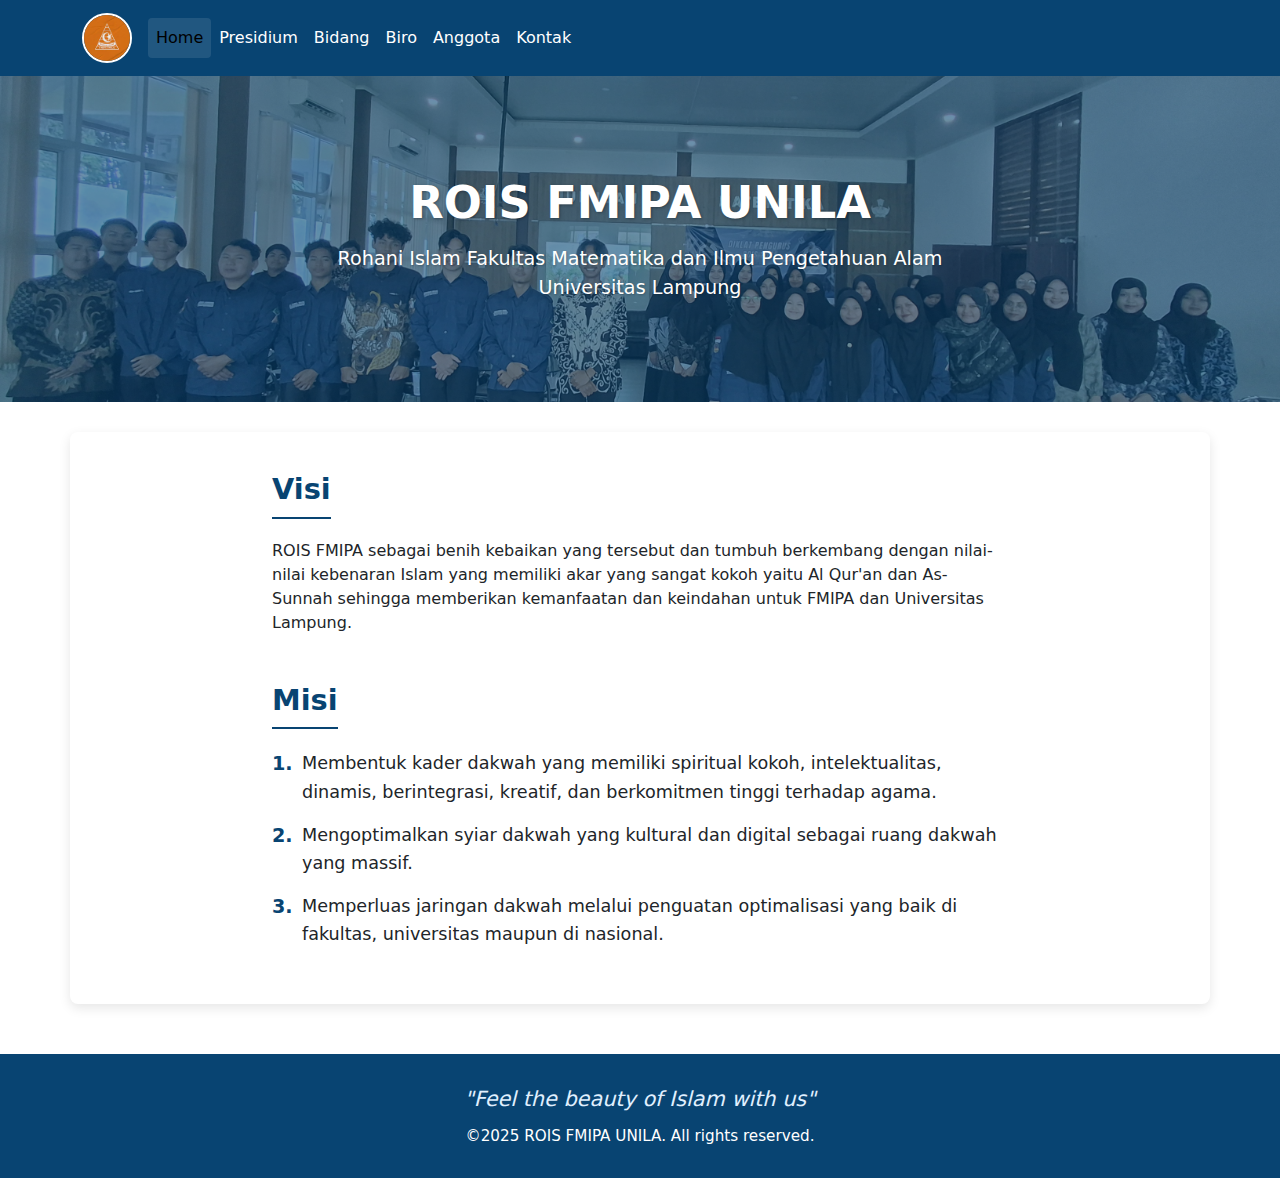
<file: index.html>
<!DOCTYPE html>
<html lang="id">
<head>
    <meta charset="UTF-8">
    <meta name="viewport" content="width=device-width, initial-scale=1.0">
    <meta name="description" content="Website resmi ROIS FMIPA UNILA yang menyampaikan visi misi dakwah Islam di lingkungan kampus.">
    <title>ROIS FMIPA UNILA</title>
    <link rel="stylesheet" href="styles.css">
    <!-- Bootstrap CSS -->
    <link href="https://cdn.jsdelivr.net/npm/bootstrap@5.3.0/dist/css/bootstrap.min.css" rel="stylesheet">
    <link rel="stylesheet" href="https://cdnjs.cloudflare.com/ajax/libs/font-awesome/6.4.0/css/all.min.css">
</head>
<body>
    <!-- Navbar -->
    <nav class="navbar navbar-expand-lg">
        <div class="container">
            <a class="navbar-brand" href="index.html">
                <img src="rois.jpeg" alt="ROIS FMIPA UNILA Logo" class="logo">
            </a>
            <button class="navbar-toggler" type="button" data-bs-toggle="collapse" data-bs-target="#navbarNav">
                <span class="navbar-toggler-icon"></span>
            </button>
            <div class="collapse navbar-collapse" id="navbarNav">
                <ul class="navbar-nav me-auto">
                    <li class="nav-item"><a class="nav-link active" href="index.html">Home</a></li>
                    <li class="nav-item"><a class="nav-link" href="presidium.html">Presidium</a></li>
                    <li class="nav-item"><a class="nav-link" href="bidang.html">Bidang</a></li>
                    <li class="nav-item"><a class="nav-link" href="biro.html">Biro</a></li>
                    <li class="nav-item"><a class="nav-link" href="anggota.html">Anggota</a></li>
                    <li class="nav-item"><a class="nav-link" href="kontak.html">Kontak</a></li>
                </ul>
            </div>
        </div>
    </nav>

    <!-- Header -->
    <header class="header" style="background-image: url('homepage.jpg')">
        <div class="header-overlay"></div>
        <div class="container header-content">
            <div class="header-text">
                <h1>ROIS FMIPA UNILA</h1>
                <p>Rohani Islam Fakultas Matematika dan Ilmu Pengetahuan Alam<br>Universitas Lampung</p>
            </div>
        </div>
    </header>

    <!-- Main Content -->
    <div class="container main-content">
        <div class="row">
            <div class="col-lg-8 mx-auto">
                <!-- Visi -->
                <div class="mb-5">
                    <h2 class="section-title">Visi</h2>
                    <p>ROIS FMIPA sebagai benih kebaikan yang tersebut dan tumbuh berkembang dengan nilai-nilai kebenaran Islam yang memiliki akar yang sangat kokoh yaitu Al Qur'an dan As-Sunnah sehingga memberikan kemanfaatan dan keindahan untuk FMIPA dan Universitas Lampung.</p>
                </div>
                <!-- Misi -->
                <div>
                    <h2 class="section-title">Misi</h2>
                    <ol class="mission-list">
                        <li>Membentuk kader dakwah yang memiliki spiritual kokoh, intelektualitas, dinamis, berintegrasi, kreatif, dan berkomitmen tinggi terhadap agama.</li>
                        <li>Mengoptimalkan syiar dakwah yang kultural dan digital sebagai ruang dakwah yang massif.</li>
                        <li>Memperluas jaringan dakwah melalui penguatan optimalisasi yang baik di fakultas, universitas maupun di nasional.</li>
                    </ol>
                </div>
            </div>
        </div>
    </div>

    <!-- Footer -->
    <footer class="footer text-center">
        <div class="container">
            <p class="quote">"Feel the beauty of Islam with us"</p>
            <p>&copy;2025 ROIS FMIPA UNILA. All rights reserved.</p>
        </div>
    </footer>

    <!-- Bootstrap JS -->
    <script src="https://cdn.jsdelivr.net/npm/bootstrap@5.3.0/dist/js/bootstrap.bundle.min.js"></script>
</body>
</html>
</file>
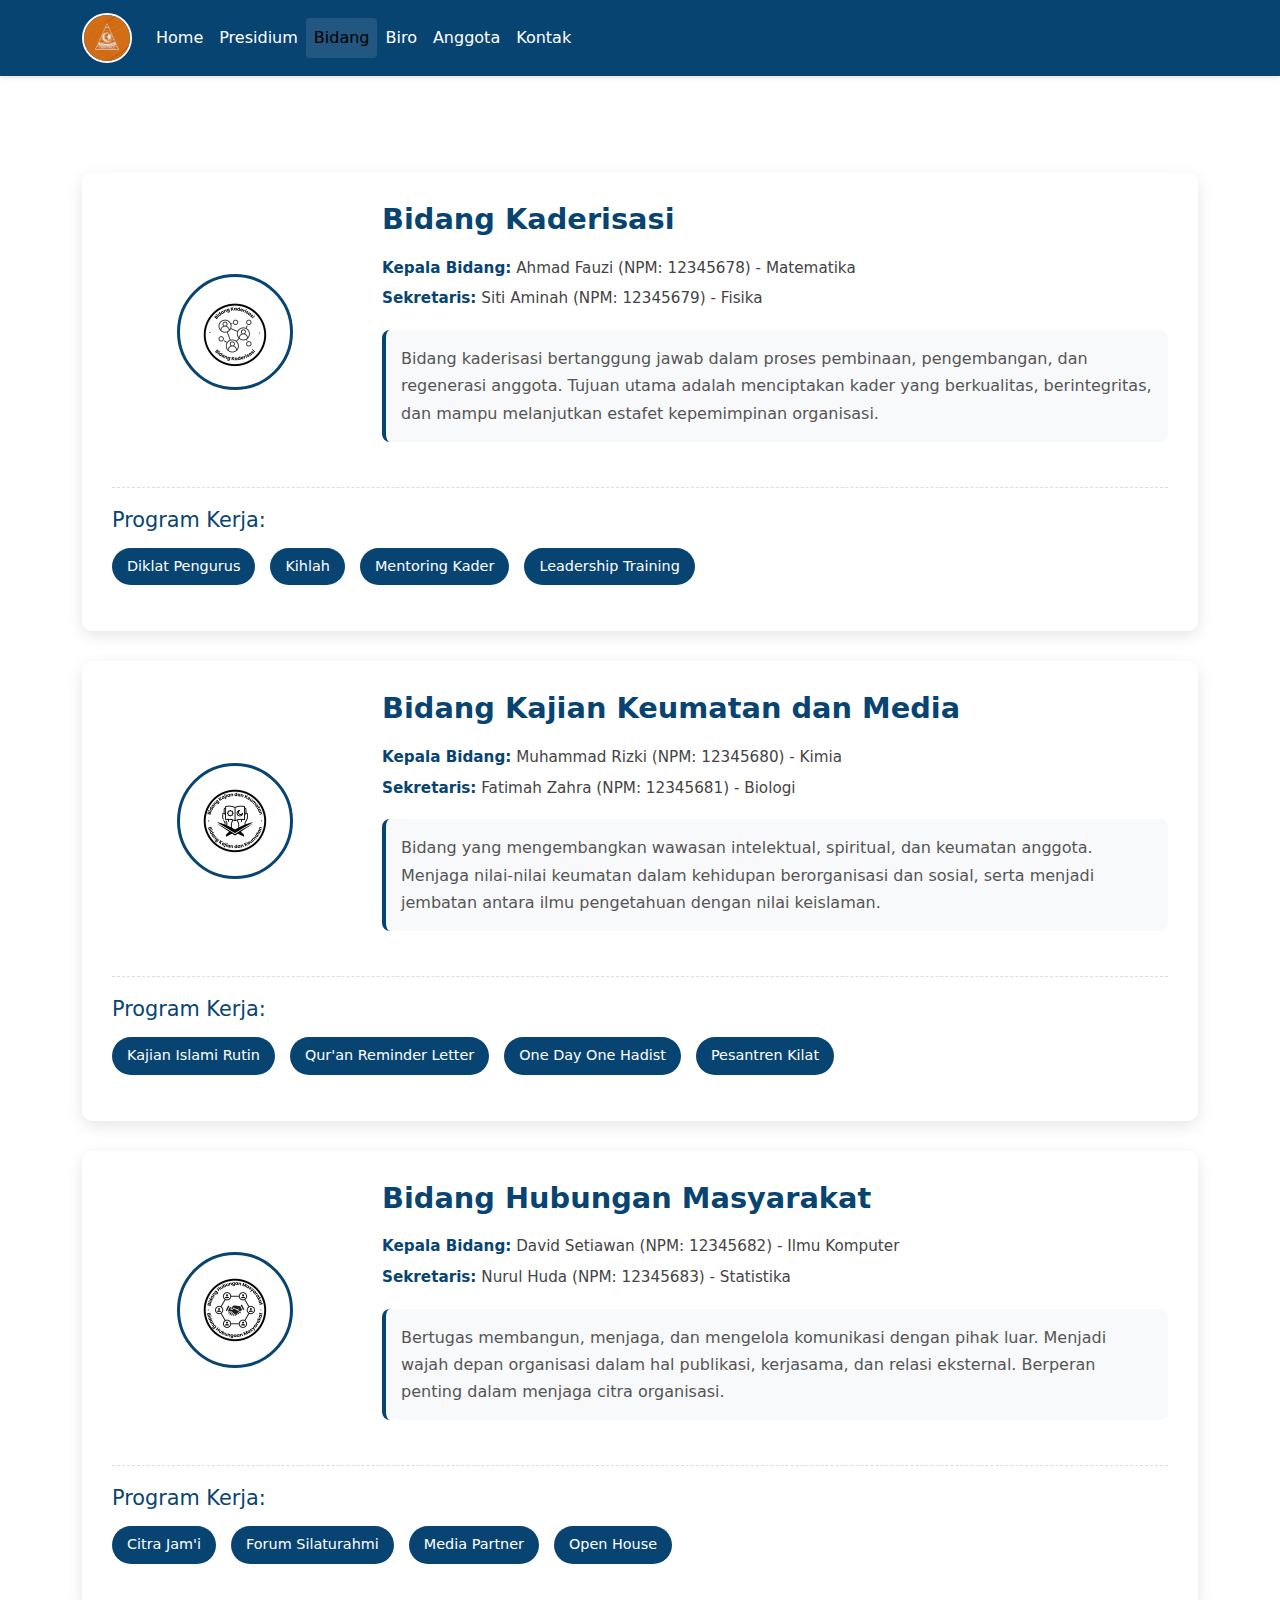
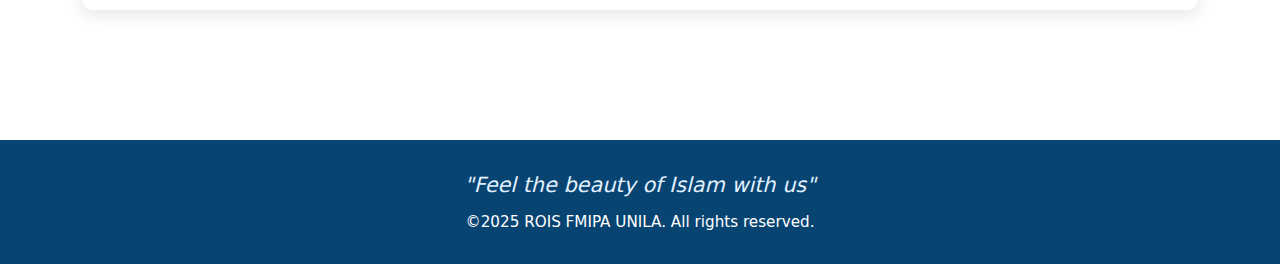
<file: bidang.html>
<!DOCTYPE html>
<html lang="id">
<head>
    <meta charset="UTF-8">
    <meta name="viewport" content="width=device-width, initial-scale=1.0">
    <title>Bidang - ROIS FMIPA UNILA</title>
    <link rel="stylesheet" href="styles.css">
    <link rel="stylesheet" href="bidang.css">
    <!-- Bootstrap CSS -->
    <link href="https://cdn.jsdelivr.net/npm/bootstrap@5.3.0/dist/css/bootstrap.min.css" rel="stylesheet">
    <!-- Font Awesome for icons -->
    <link rel="stylesheet" href="https://cdnjs.cloudflare.com/ajax/libs/font-awesome/6.4.0/css/all.min.css">
</head>
<body>
    <!-- Navbar -->
    <nav class="navbar navbar-expand-lg">
        <div class="container">
            <a class="navbar-brand" href="index.html">
                <img src="rois.jpeg" alt="ROIS FMIPA UNILA Logo" class="logo">
            </a>
            <button class="navbar-toggler" type="button" data-bs-toggle="collapse" data-bs-target="#navbarNav">
                <span class="navbar-toggler-icon"></span>
            </button>
            <div class="collapse navbar-collapse" id="navbarNav">
                <ul class="navbar-nav me-auto">
                    <li class="nav-item">
                        <a class="nav-link" href="index.html">Home</a>
                    </li>
                    <li class="nav-item">
                        <a class="nav-link" href="presidium.html">Presidium</a>
                    </li>
                    <li class="nav-item">
                        <a class="nav-link active" href="bidang.html">Bidang</a>
                    </li>
                    <li class="nav-item">
                        <a class="nav-link" href="biro.html">Biro</a>
                    </li>
                    <li class="nav-item">
                        <a class="nav-link" href="anggota.html">Anggota</a>
                    </li>
                    <li class="nav-item">
                        <a class="nav-link" href="kontak.html">Kontak</a>
                    </li>
                </ul>
            </div>
        </div>
    </nav>

    <!-- Header -->

    <header>
        <div class="container header-content">
            <div class="header-text text-center text-white">
                <h1>Bidang ROIS FMIPA UNILA</h1>
                <p>Divisi-divisi Pelaksana Program Organisasi</p>
            </div>
        </div>

    <!-- Main Content -->
    <main class="bidang-container">
        <div class="container">
            <!-- Bidang Kaderisasi -->
            <section class="bidang-section">
                <div class="row align-items-center">
                    <div class="col-md-3 text-center">
                        <div class="bidang-logo">
                            <img src="kader.png" alt="Logo Kaderisasi" class="img-fluid">
                        </div>
                    </div>
                    <div class="col-md-9">
                        <div class="bidang-info">
                            <h2>Bidang Kaderisasi</h2>
                            <div class="bidang-kepala">
                                <p><strong>Kepala Bidang:</strong> Ahmad Fauzi (NPM: 12345678) - Matematika</p>
                                <p><strong>Sekretaris:</strong> Siti Aminah (NPM: 12345679) - Fisika</p>
                            </div>
                            <div class="bidang-desc">
                                <p>Bidang kaderisasi bertanggung jawab dalam proses pembinaan, pengembangan, dan regenerasi anggota. Tujuan utama adalah menciptakan kader yang berkualitas, berintegritas, dan mampu melanjutkan estafet kepemimpinan organisasi.</p>
                            </div>
                        </div>
                    </div>
                </div>
                <div class="program-kerja">
                    <h3>Program Kerja:</h3>
                    <ul>
                        <li>Diklat Pengurus</li>
                        <li>Kihlah</li>
                        <li>Mentoring Kader</li>
                        <li>Leadership Training</li>
                    </ul>
                </div>
            </section>

            <!-- Bidang Kajian keumatan dan Media (K2M) -->
            <section class="bidang-section">
                <div class="row align-items-center">
                    <div class="col-md-3 text-center">
                        <div class="bidang-logo">
                            <img src="kaum.png" alt="Logo K2M" class="img-fluid">
                        </div>
                    </div>
                    <div class="col-md-9">
                        <div class="bidang-info">
                            <h2>Bidang Kajian Keumatan dan Media</h2>
                            <div class="bidang-kepala">
                                <p><strong>Kepala Bidang:</strong> Muhammad Rizki (NPM: 12345680) - Kimia</p>
                                <p><strong>Sekretaris:</strong> Fatimah Zahra (NPM: 12345681) - Biologi</p>
                            </div>
                            <div class="bidang-desc">
                                <p>Bidang yang mengembangkan wawasan intelektual, spiritual, dan keumatan anggota. Menjaga nilai-nilai keumatan dalam kehidupan berorganisasi dan sosial, serta menjadi jembatan antara ilmu pengetahuan dengan nilai keislaman.</p>
                            </div>
                        </div>
                    </div>
                </div>
                <div class="program-kerja">
                    <h3>Program Kerja:</h3>
                    <ul>
                        <li>Kajian Islami Rutin</li>
                        <li>Qur'an Reminder Letter</li>
                        <li>One Day One Hadist</li>
                        <li>Pesantren Kilat</li>
                    </ul>
                </div>
            </section>

            <!-- Bidang Hubungan Masyarakat -->
            <section class="bidang-section">
                <div class="row align-items-center">
                    <div class="col-md-3 text-center">
                        <div class="bidang-logo">
                            <img src="humas.png" alt="Logo Humas" class="img-fluid">
                        </div>
                    </div>
                    <div class="col-md-9">
                        <div class="bidang-info">
                            <h2>Bidang Hubungan Masyarakat</h2>
                            <div class="bidang-kepala">
                                <p><strong>Kepala Bidang:</strong> David Setiawan (NPM: 12345682) - Ilmu Komputer</p>
                                <p><strong>Sekretaris:</strong> Nurul Huda (NPM: 12345683) - Statistika</p>
                            </div>
                            <div class="bidang-desc">
                                <p>Bertugas membangun, menjaga, dan mengelola komunikasi dengan pihak luar. Menjadi wajah depan organisasi dalam hal publikasi, kerjasama, dan relasi eksternal. Berperan penting dalam menjaga citra organisasi.</p>
                            </div>
                        </div>
                    </div>
                </div>
                <div class="program-kerja">
                    <h3>Program Kerja:</h3>
                    <ul>
                        <li>Citra Jam'i</li>
                        <li>Forum Silaturahmi</li>
                        <li>Media Partner</li>
                        <li>Open House</li>
                    </ul>
                </div>
            </section>
        </div>
    </main>

  <!-- Footer -->
  <footer class="footer text-center">
    <div class="container">
        <p class="quote">"Feel the beauty of Islam with us"</p>
        <p>&copy;2025 ROIS FMIPA UNILA. All rights reserved.</p>
    </div>
</footer>
    </footer>

    <!-- Bootstrap JS -->
    <script src="https://cdn.jsdelivr.net/npm/bootstrap@5.3.0/dist/js/bootstrap.bundle.min.js"></script>
</body>
</html>
</file>
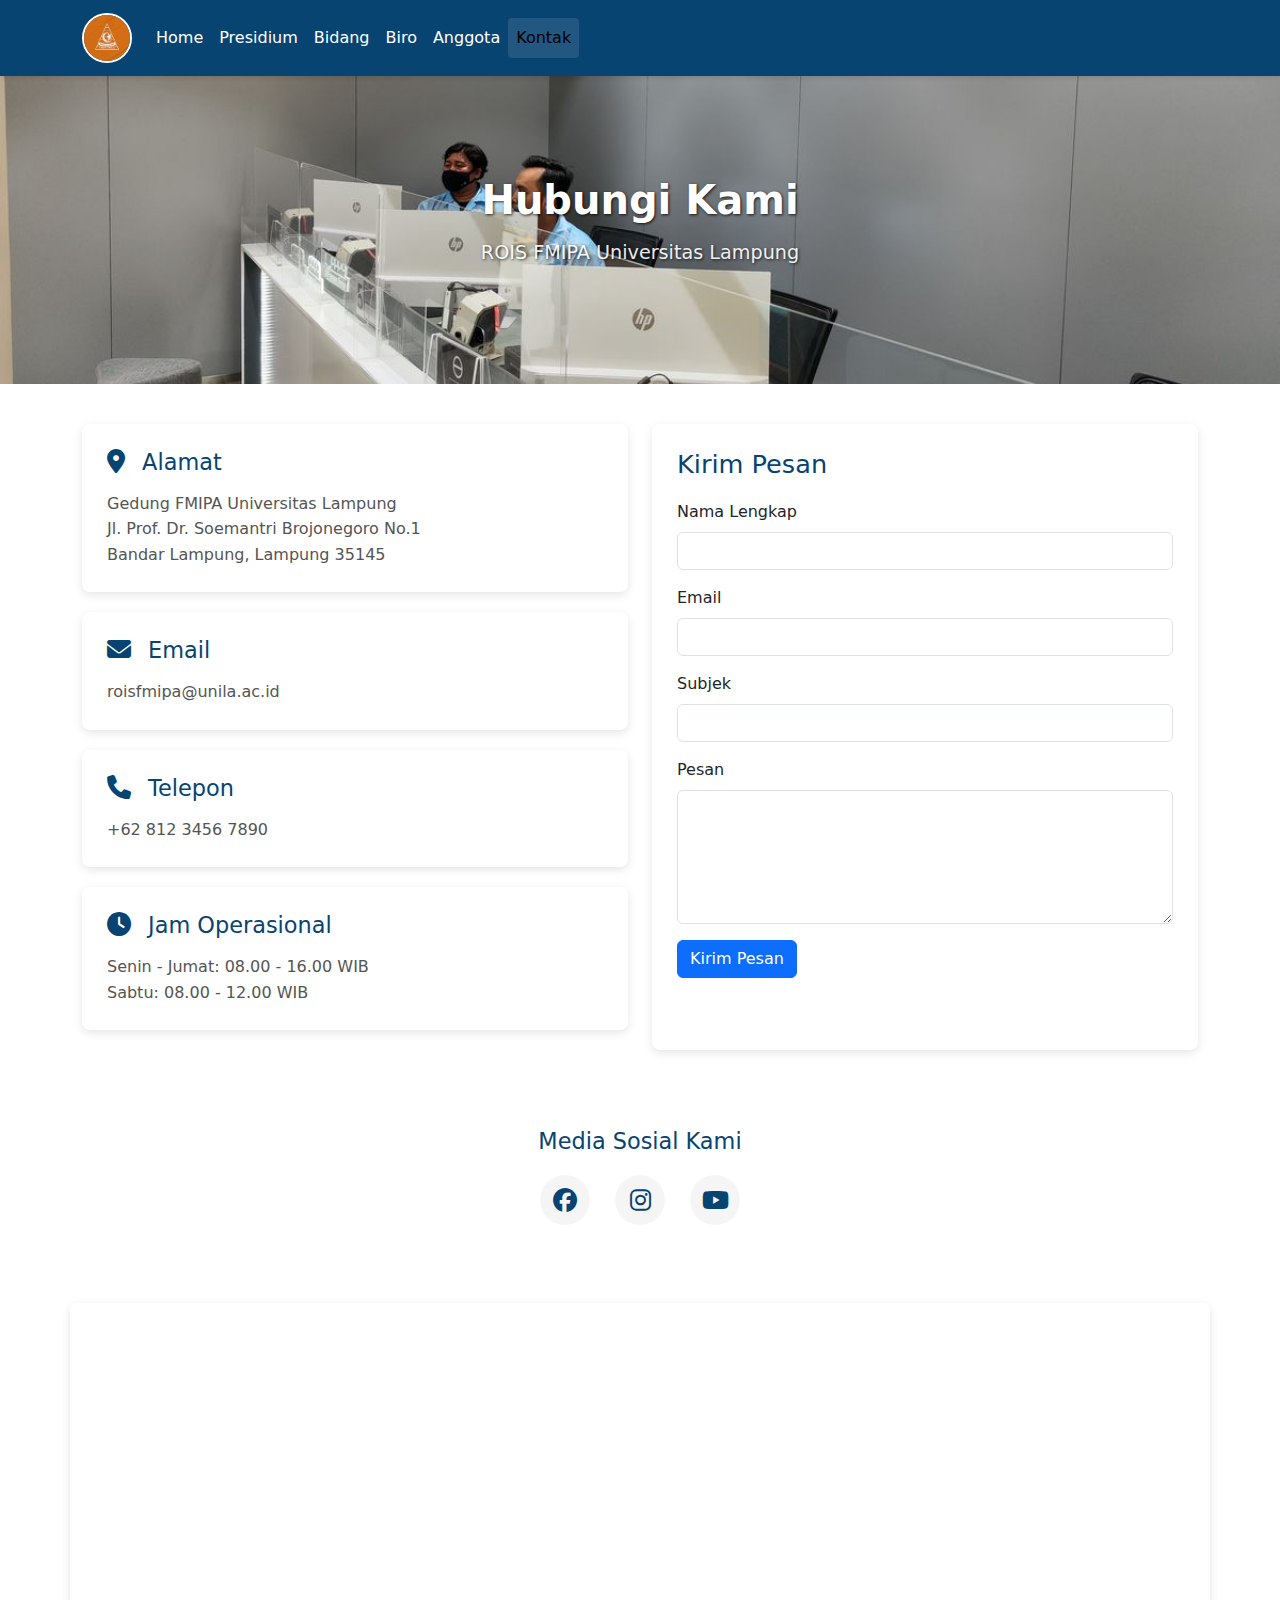
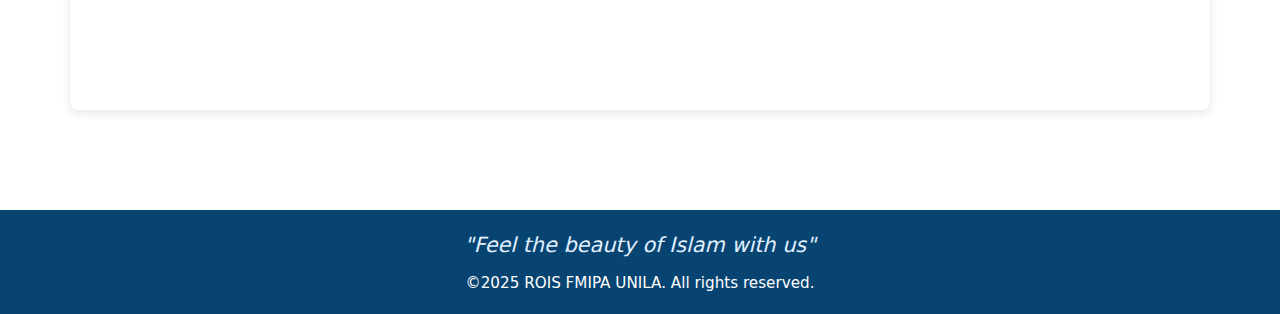
<file: kontak.html>
<!DOCTYPE html>
<html lang="id">
<head>
    <meta charset="UTF-8">
    <meta name="viewport" content="width=device-width, initial-scale=1.0">
    <title>Kontak - ROIS FMIPA UNILA</title>
    <link rel="stylesheet" href="styles.css">
    <link rel="stylesheet" href="kontak.css">
    <!-- Bootstrap CSS -->
    <link href="https://cdn.jsdelivr.net/npm/bootstrap@5.3.0/dist/css/bootstrap.min.css" rel="stylesheet">
    <!-- Font Awesome for icons -->
    <link rel="stylesheet" href="https://cdnjs.cloudflare.com/ajax/libs/font-awesome/6.4.0/css/all.min.css">
    
    
</head>
<body>
    <!-- Navbar -->
    <nav class="navbar navbar-expand-lg">
        <div class="container">
            <a class="navbar-brand" href="index.html">
                <img src="rois.jpeg" alt="ROIS FMIPA UNILA Logo" class="logo">
            </a>
            <button class="navbar-toggler" type="button" data-bs-toggle="collapse" data-bs-target="#navbarNav">
                <span class="navbar-toggler-icon"></span>
            </button>
            <div class="collapse navbar-collapse" id="navbarNav">
                <ul class="navbar-nav me-auto">
                    <li class="nav-item">
                        <a class="nav-link" href="index.html">Home</a>
                    </li>
                    <li class="nav-item">
                        <a class="nav-link" href="presidium.html">Presidium</a>
                    </li>
                    <li class="nav-item">
                        <a class="nav-link" href="bidang.html">Bidang</a>
                    </li>
                    <li class="nav-item">
                        <a class="nav-link" href="biro.html">Biro</a>
                    </li>
                    <li class="nav-item">
                        <a class="nav-link" href="anggota.html">Anggota</a>
                    </li>
                    <li class="nav-item">
                        <a class="nav-link active" href="kontak.html">Kontak</a>
                    </li>
                </ul>
            </div>
        </div>
    </nav>

    <!-- Header -->
    <header class="subpage-header" style="background-image: url('kontak.jpeg'); background-size: cover; background-position: center; padding: 100px 0; color: white; text-shadow: 1px 1px 3px rgba(0,0,0,0.8);">
        <div class="container text-center">
            <h1>Hubungi Kami</h1>
            <p>ROIS FMIPA Universitas Lampung</p>
        </div>
    </header>

    <!-- Main Content -->
    <main class="kontak-container">
        <div class="container">
            <div class="row">
                <!-- Contact Info -->
                <div class="col-md-6">
                    <div class="contact-card">
                        <h2><i class="fas fa-map-marker-alt"></i> Alamat</h2>
                        <p>Gedung FMIPA Universitas Lampung<br>
                        Jl. Prof. Dr. Soemantri Brojonegoro No.1<br>
                        Bandar Lampung, Lampung 35145</p>
                    </div>
                    
                    <div class="contact-card">
                        <h2><i class="fas fa-envelope"></i> Email</h2>
                        <p>roisfmipa@unila.ac.id</p>
                    </div>
                    
                    <div class="contact-card">
                        <h2><i class="fas fa-phone"></i> Telepon</h2>
                        <p>+62 812 3456 7890</p>
                    </div>
                    
                    <div class="contact-card">
                        <h2><i class="fas fa-clock"></i> Jam Operasional</h2>
                        <p>Senin - Jumat: 08.00 - 16.00 WIB<br>
                        Sabtu: 08.00 - 12.00 WIB</p>
                    </div>
                </div>
                
                <!-- Contact Form -->
                <div class="col-md-6">
                    <div class="contact-form">
                        <h2>Kirim Pesan</h2>
                        <form>
                            <div class="mb-3">
                                <label for="name" class="form-label">Nama Lengkap</label>
                                <input type="text" class="form-control" id="name" required>
                            </div>
                            <div class="mb-3">
                                <label for="email" class="form-label">Email</label>
                                <input type="email" class="form-control" id="email" required>
                            </div>
                            <div class="mb-3">
                                <label for="subject" class="form-label">Subjek</label>
                                <input type="text" class="form-control" id="subject" required>
                            </div>
                            <div class="mb-3">
                                <label for="message" class="form-label">Pesan</label>
                                <textarea class="form-control" id="message" rows="5" required></textarea>
                            </div>
                            <button type="submit" class="btn btn-primary">Kirim Pesan</button>
                        </form>
                    </div>
                </div>
<!-- Social Media -->
<div class="social-media text-center mt-5">
    <h3>Media Sosial Kami</h3>
    <div class="social-icons">
        <!-- Facebook -->
        <a href="https://www.facebook.com/roisfmipaunila/" 
           class="social-icon" 
           target="_blank" 
           rel="noopener noreferrer">
            <i class="fab fa-facebook"></i>
        </a>
        <!-- Instagram -->
        <a href="https://www.instagram.com/roisfmipa_unila/" 
        class="social-icon" 
        target="_blank" 
        rel="noopener noreferrer">
         <i class="fab fa-instagram"></i>
        <!-- YouTube -->
        <a href="https://www.youtube.com" 
           class="social-icon" 
           target="_blank" 
           rel="noopener noreferrer">
            <i class="fab fa-youtube"></i>
        </a>
    </div>
</div>
            
      <!-- Map -->
<div class="map-container mt-5">
  <iframe 
    src="https://www.google.com/maps/embed?pb=!1m18!1m12!1m3!1d3972.3505984296793!2d105.2414933!3d-5.3669573!2m3!1f0!2f0!3f0!3m2!1i1024!2i768!4f13.1!3m3!1m2!1s0x2e40dbdc04d3cecb%3A0x3a33bc0c8a7e73f1!2sGedung%20FMIPA%20Universitas%20Lampung!5e0!3m2!1sid!2sid!4v1713785290000!5m2!1sid!2sid" 
    width="100%" 
    height="400" 
    style="border:0;" 
    allowfullscreen="" 
    loading="lazy"
    referrerpolicy="no-referrer-when-downgrade">
  </iframe>
</div>


</main>
<!-- Footer -->
<footer class="footer text-center">
  <div class="container">
      <p class="quote">"Feel the beauty of Islam with us"</p>
      <p>&copy;2025 ROIS FMIPA UNILA. All rights reserved.</p>
  </div>
</footer>
  </footer>

    <!-- Bootstrap JS -->
    <script src="https://cdn.jsdelivr.net/npm/bootstrap@5.3.0/dist/js/bootstrap.bundle.min.js"></script>
</body>
</html>
</file>
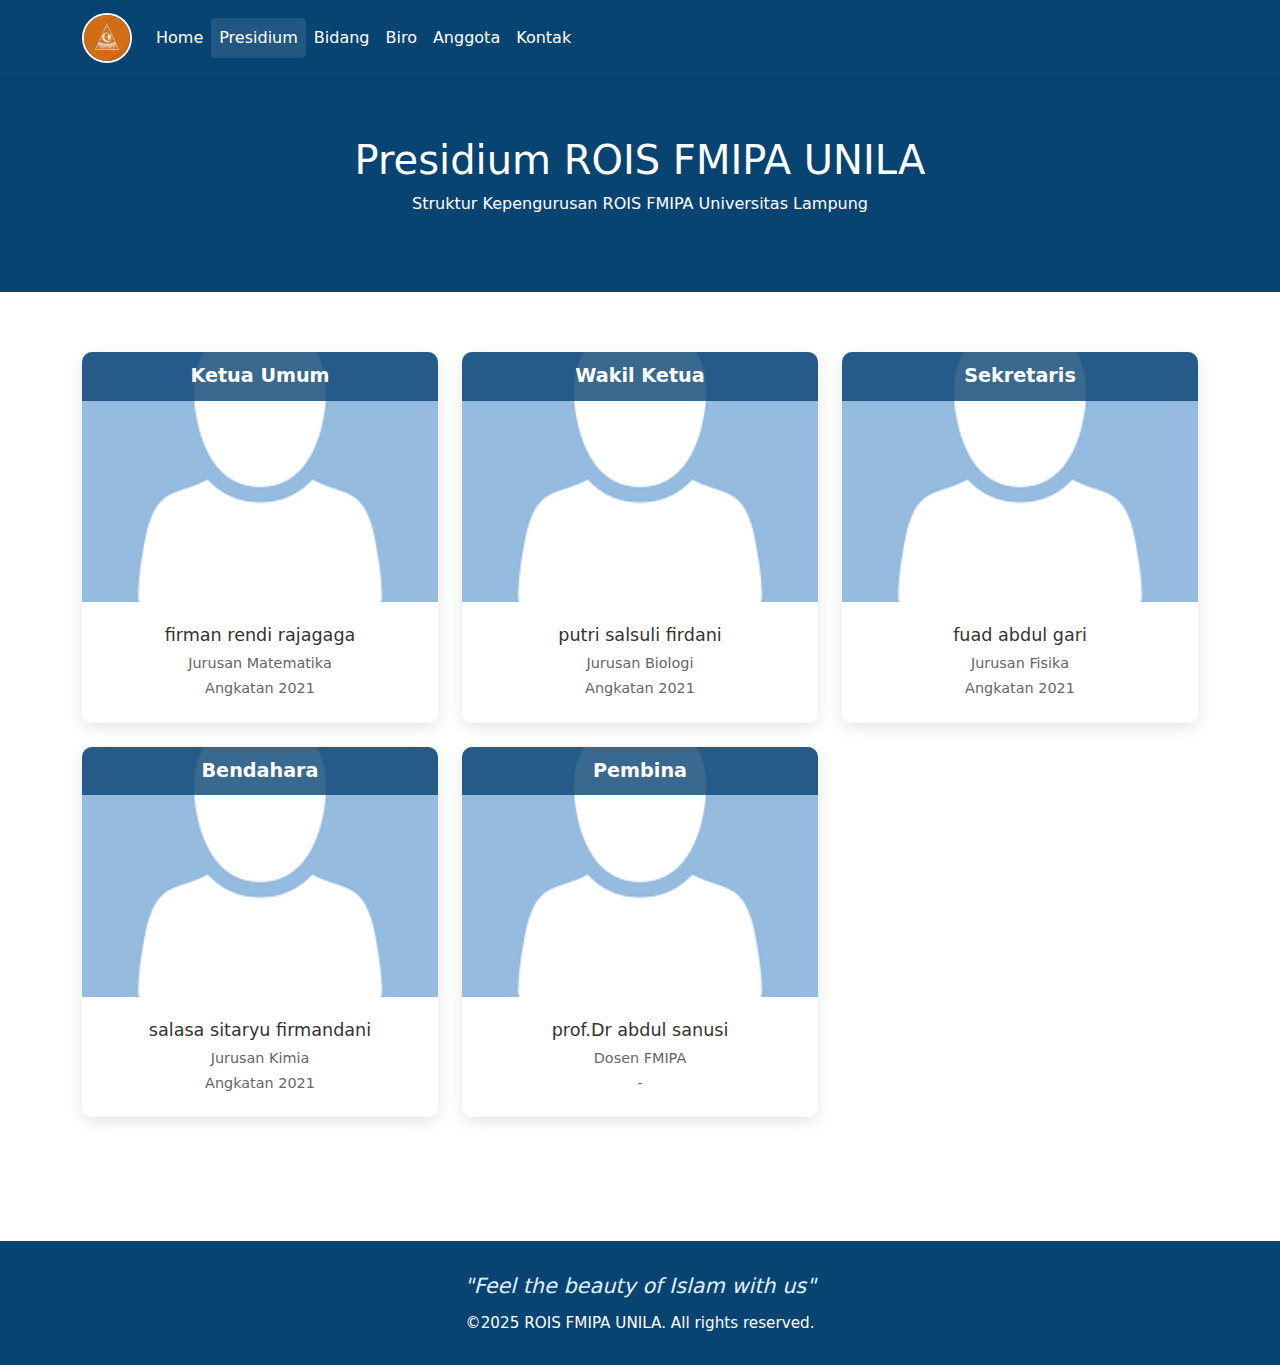
<file: presidium.html>
<!DOCTYPE html> <html lang="id">
<!DOCTYPE html>
<html lang="id">
<head>
    <meta charset="UTF-8">
    <meta name="viewport" content="width=device-width, initial-scale=1.0">
    <meta name="author" content="ROIS FMIPA UNILA">
    <meta name="keywords" content="ROIS, FMIPA, UNILA, Presidium">
    <meta name="description" content="Presidium ROIS FMIPA UNILA - Struktur Kepengurusan dan Pembina Organisasi">
    <title>Presidium - ROIS FMIPA UNILA</title>
    <link rel="stylesheet" href="styles.css">
    <link rel="stylesheet" href="presidium.css">
    <!-- Bootstrap CSS -->
    <link href="https://cdn.jsdelivr.net/npm/bootstrap@5.3.0/dist/css/bootstrap.min.css" rel="stylesheet">
    <!-- Font Awesome for icons -->
    <link rel="stylesheet" href="https://cdnjs.cloudflare.com/ajax/libs/font-awesome/6.4.0/css/all.min.css">
</head>
<body>
    <!-- Navbar -->
    <nav class="navbar navbar-expand-lg navbar-dark">
        <div class="container">
            <a class="navbar-brand" href="index.html">
                <img src="rois.jpeg" alt="Logo ROIS FMIPA UNILA" class="logo">
            </a>
            <button class="navbar-toggler" type="button" data-bs-toggle="collapse" data-bs-target="#navbarNav">
                <span class="navbar-toggler-icon"></span>
            </button>
            <div class="collapse navbar-collapse" id="navbarNav">
                <ul class="navbar-nav me-auto">
                    <li class="nav-item"><a class="nav-link" href="index.html">Home</a></li>
                    <li class="nav-item"><a class="nav-link active" href="presidium.html">Presidium</a></li>
                    <li class="nav-item"><a class="nav-link" href="bidang.html">Bidang</a></li>
                    <li class="nav-item"><a class="nav-link" href="biro.html">Biro</a></li>
                    <li class="nav-item"><a class="nav-link" href="anggota.html">Anggota</a></li>
                    <li class="nav-item"><a class="nav-link" href="kontak.html">Kontak</a></li>
                </ul>
            </div>
        </div>
    </nav>

    <!-- Header -->
    <header>
        <div class="container header-content">
            <div class="header-text text-center text-white">
                <h1>Presidium ROIS FMIPA UNILA</h1>
                <p>Struktur Kepengurusan ROIS FMIPA Universitas Lampung</p>
            </div>
        </div>
    </header>
<!-- Main Content -->
<main class="presidium-container">
    <div class="container">
        <div class="row">
            <!-- Ketua Umum -->
            <div class="col-md-6 col-lg-4 mb-4">
                <div class="presidium-card">
                    <div class="presidium-img">
                        <div class="position-label">Ketua Umum</div>
                        <img src="muka presi.png" alt="Ketua Umum" class="img-fluid">
                    </div>
                    <div class="presidium-info">
                        <p class="name">firman rendi rajagaga</p>
                        <p class="department">Jurusan Matematika</p>
                        <p class="batch">Angkatan 2021</p>
                    </div>
                </div>
            </div>
            <!-- Wakil Ketua Umum -->
            <div class="col-md-6 col-lg-4 mb-4">
                <div class="presidium-card">
                    <div class="presidium-img">
                        <div class="position-label">Wakil Ketua</div>
                        <img src="muka presi.png" alt="Wakil Ketua 1" class="img-fluid">
                    </div>
                    <div class="presidium-info">
                        <p class="name">putri salsuli firdani</p>
                        <p class="department">Jurusan Biologi</p>
                        <p class="batch">Angkatan 2021</p>
                    </div>
                </div>
            </div>
            <!-- Sekretaris Umum -->
            <div class="col-md-6 col-lg-4 mb-4">
                <div class="presidium-card">
                    <div class="presidium-img">
                        <div class="position-label">Sekretaris</div>
                        <img src="muka presi.png" alt="Sekretaris Umum" class="img-fluid">
                    </div>
                    <div class="presidium-info">
                        <p class="name">fuad abdul gari</p>
                        <p class="department">Jurusan Fisika</p>
                        <p class="batch">Angkatan 2021</p>
                    </div>
                </div>
            </div>

            <!-- Bendahara Umum -->
            <div class="col-md-6 col-lg-4 mb-4">
                <div class="presidium-card">
                    <div class="presidium-img">
                        <div class="position-label">Bendahara</div>
                        <img src="muka presi.png" alt="Bendahara Umum" class="img-fluid">
                    </div>
                    <div class="presidium-info">
                        <p class="name">salasa sitaryu firmandani</p>
                        <p class="department">Jurusan Kimia</p>
                        <p class="batch">Angkatan 2021</p>
                    </div>
                </div>
            </div>

            <!-- Pembina -->
            <div class="col-md-6 col-lg-4 mb-4">
                <div class="presidium-card">
                    <div class="presidium-img">
                        <div class="position-label">Pembina</div>
                        <img src="muka presi.png" alt="Pembina" class="img-fluid">
                    </div>
                    <div class="presidium-info">
                        <p class="name">prof.Dr abdul sanusi</p>
                        <p class="department">Dosen FMIPA</p>
                        <p class="batch">-</p>
                    </div>
                </div>
            </div>
        </div>
    </div>
</main>
  <!-- Footer -->
  <footer class="footer text-center">
    <div class="container">
        <p class="quote">"Feel the beauty of Islam with us"</p>
        <p>&copy;2025 ROIS FMIPA UNILA. All rights reserved.</p>
    </div>
</footer>
    </footer>

    <!-- Bootstrap JS -->
    <script src="https://cdn.jsdelivr.net/npm/bootstrap@5.3.0/dist/js/bootstrap.bundle.min.js"></script>
</body>
</html>
</file>
<file: styles.css>
body {
    font-family: 'Segoe UI', Tahoma, Geneva, Verdana, sans-serif;
    line-height: 1.6;
    color: #333;
    background-color: #f8f9fa;
}

.container {
    max-width: 1140px;
    padding: 0 15px;
}

/* Navbar Styles */
.navbar {
    background-color: #084472;
    padding: 15px 0;
    box-shadow: 0 2px 4px rgba(0,0,0,0.1);
}

.navbar-brand .logo {
    height: 50px;
    width: auto;
    border-radius: 50%;
    border: 2px solid white;
}

.navbar-toggler {
    color: white;
    border-color: white;
}

.navbar-toggler-icon {
    background-image: url("data:image/svg+xml,%3csvg xmlns='http://www.w3.org/2000/svg' viewBox='0 0 30 30'%3e%3cpath stroke='rgba%28255, 255, 255, 1%29' stroke-linecap='round' stroke-miterlimit='10' stroke-width='2' d='M4 7h22M4 15h22M4 23h22'/%3e%3c/svg%3e");
}

.navbar-nav .nav-link {
    color: white;
    font-weight: 500;
    padding: 8px 15px;
    transition: all 0.3s;
}

.navbar-nav .nav-link:hover,
.navbar-nav .nav-link.active {
    color: #aad4ff;
    background-color: rgba(255,255,255,0.1);
    border-radius: 4px;
}

/* Header Styles */
.header {
    background-image: url('foto/homepage.jpg');
    background-size: cover;
    background-position: center;
    padding: 100px 0;
    color: white;
    text-align: center;
    position: relative;
    margin-bottom: 30px;
}

.header-overlay {
    position: absolute;
    top: 0;
    left: 0;
    height: 100%;
    width: 100%;
    background: rgba(8, 68, 114, 0.6);
    z-index: 1;
}

.header-content {
    position: relative;
    z-index: 2;
}

.header h1 {
    font-weight: 700;
    font-size: 2.8rem;
    margin-bottom: 15px;
    text-shadow: 1px 1px 3px rgba(0,0,0,0.3);
}

.header p {
    font-size: 1.2rem;
    margin-bottom: 0;
    text-shadow: 1px 1px 2px rgba(0,0,0,0.2);
}

/* Content Styles */
.main-content {
    padding: 40px;
    background-color: white;
    border-radius: 8px;
    box-shadow: 0 4px 12px rgba(0,0,0,0.1);
    margin-bottom: 30px;
}

.section-title {
    color: #084472;
    border-bottom: 2px solid #084472;
    padding-bottom: 10px;
    margin-bottom: 20px;
    display: inline-block;
    font-size: 1.8rem;
    font-weight: 600;
}

.mission-list {
    list-style-type: none;
    padding-left: 0;
    counter-reset: item;
}

.mission-list li {
    margin-bottom: 15px;
    padding-left: 30px;
    position: relative;
    font-size: 1.1rem;
    line-height: 1.6;
}

.mission-list li:before {
    content: counter(item) ".";
    counter-increment: item;
    position: absolute;
    left: 0;
    color: #084472;
    font-weight: bold;
    font-size: 1.2rem;
}

/* Footer Styles */
.footer {
    background-color: #084472;
    color: white;
    padding: 30px 0;
    margin-top: 50px;
}

.footer .quote {
    font-size: 1.3rem;
    font-style: italic;
    margin-bottom: 10px;
    color: #e0f0ff;
}

.footer p {
    margin: 0;
    font-size: 0.95rem;
}


/* Responsive Styles */
@media (max-width: 768px) {
    .header {
        padding: 60px 0;
    }

    .header h1 {
        font-size: 2rem;
    }

    .header p {
        font-size: 1rem;
    }

    .section-title {
        font-size: 1.5rem;
    }

    .mission-list li {
        font-size: 1rem;
    }

    .navbar-brand .logo {
        height: 40px;
    }
}
</file>
<file: bidang.css>
.subpage-header {
    background-color: #084472;
    color: white;
    padding: 60px 0;
    margin-bottom: 40px;
}

.subpage-header h1 {
    font-size: 2.5rem;
    font-weight: 700;
    margin-bottom: 15px;
}

.subpage-header p {
    font-size: 1.2rem;
    opacity: 0.9;
}

.bidang-container {
    padding-bottom: 50px;
}

.bidang-section {
    background-color: white;
    border-radius: 10px;
    padding: 30px;
    margin-bottom: 30px;
    box-shadow: 0 5px 15px rgba(0,0,0,0.1);
}

.bidang-logo img {
    max-width: 150px;
    height: auto;
    border-radius: 50%;
    border: 3px solid #084472;
    padding: 5px;
}

.bidang-info h2 {
    color: #084472;
    font-size: 1.8rem;
    margin-bottom: 20px;
    font-weight: 600;
}

.bidang-kepala p {
    margin-bottom: 8px;
    font-size: 0.95rem;
    color: #444;
}

.bidang-kepala strong {
    color: #084472;
}

.bidang-desc {
    margin: 20px 0;
    padding: 15px;
    background-color: #f8f9fa;
    border-radius: 8px;
    border-left: 4px solid #084472;
}

.bidang-desc p {
    margin-bottom: 0;
    color: #555;
    line-height: 1.7;
}

.program-kerja {
    margin-top: 25px;
    padding-top: 20px;
    border-top: 1px dashed #ddd;
}

.program-kerja h3 {
    color: #084472;
    font-size: 1.3rem;
    margin-bottom: 15px;
}

.program-kerja ul {
    list-style-type: none;
    padding-left: 0;
    display: flex;
    flex-wrap: wrap;
    gap: 15px;
}

.program-kerja li {
    background-color: #084472;
    color: white;
    padding: 8px 15px;
    border-radius: 20px;
    font-size: 0.9rem;
}

/* Responsive Styles */
@media (max-width: 768px) {
    .subpage-header {
        padding: 40px 0;
    }
    
    .subpage-header h1 {
        font-size: 2rem;
    }
    
    .subpage-header p {
        font-size: 1rem;
    }
    
    .bidang-section {
        padding: 20px;
    }
    
    .bidang-info h2 {
        font-size: 1.5rem;
        margin-top: 15px;
    }
    
    .bidang-logo {
        margin-bottom: 20px;
    }
    
    .program-kerja ul {
        flex-direction: column;
        gap: 10px;
    }
}
</file>
<file: kontak.css>
.subpage-header {
    background-color: #084472;
    color: white;
    padding: 60px 0;
    margin-bottom: 40px;
}

.subpage-header h1 {
    font-size: 2.5rem;
    font-weight: 700;
    margin-bottom: 15px;
}

.subpage-header p {
    font-size: 1.2rem;
    opacity: 0.9;
}

/* Container */
.kontak-container {
    padding-bottom: 50px;
}

/* Card kontak */
.contact-card {
    background-color: white;
    border-radius: 8px;
    padding: 25px;
    margin-bottom: 20px;
    box-shadow: 0 3px 10px rgba(0,0,0,0.1);
}

.contact-card h2 {
    color: #084472;
    font-size: 1.4rem;
    margin-bottom: 15px;
}

.contact-card h2 i {
    color: #084472;
    font-size: 1.5rem;
    margin-right: 10px;
}

.contact-card p {
    color: #555;
    line-height: 1.6;
    margin-bottom: 0;
}

/* Form kontak */
.contact-form {
    background-color: white;
    border-radius: 8px;
    padding: 25px;
    box-shadow: 0 3px 10px rgba(0,0,0,0.1);
    height: 100%;
}

.contact-form h2 {
    color: #084472;
    font-size: 1.6rem;
    margin-bottom: 20px;
}

/* Tombol kirim */
.btn-primary {
    background-color: #084472;
    border-color: #084472;
    padding: 8px 25px;
}

.btn-primary:hover {
    background-color: #063961;
    border-color: #063961;
}

/* Media sosial */
.social-media {
    padding: 30px 0;
    text-align: center;
}

.social-media h3 {
    color: #084472;
    margin-bottom: 20px;
    font-size: 1.4rem;
}

.social-icons {
    display: flex;
    justify-content: center;
    gap: 25px;
    flex-wrap: wrap;
}

.social-icon {
    width: 50px;
    height: 50px;
    border-radius: 50%;
    background-color: #f5f5f5;
    display: flex;
    align-items: center;
    justify-content: center;
    font-size: 1.5rem;
    transition: all 0.3s ease;
    color: #084472;
    text-decoration: none;
}

.social-icon:hover {
    transform: translateY(-5px) scale(1.1);
    box-shadow: 0 5px 15px rgba(173, 17, 17, 0.1);
}

/* Warna khusus untuk masing-masing ikon */
.social-icon.instagram:hover {
    background-color: #3c1eb4;
    color: white;
}

.social-icon.facebook:hover {
    background-color: hsl(221, 44%, 41%);
    color: white;
}

.social-icon.youtube:hover {
    background-color: #232ab7;
    color: white;
}

/* Responsive Styles */
@media (max-width: 768px) {
    .social-icons {
        gap: 15px;
    }
    
    .social-icon {
        width: 45px;
        height: 45px;
        font-size: 1.3rem;
    }
}
/* Map */
.map-container {
    border-radius: 8px;
    overflow: hidden;
    box-shadow: 0 3px 10px rgba(0,0,0,0.1);
}

/* Footer */
.footer {
    background-color: #084472;
    color: white;
    padding: 20px 0;
}

.footer .quote {
    font-style: italic;
    margin-bottom: 10px;
}

/* Responsive Styles */
@media (max-width: 768px) {
    .subpage-header {
        padding: 40px 0;
    }

    .subpage-header h1 {
        font-size: 2rem;
    }

    .subpage-header p {
        font-size: 1rem;
    }

    .contact-card,
    .contact-form {
        padding: 20px;
    }

    .social-icons {
        gap: 15px;
    }

    .social-icon {
        font-size: 1.5rem;
    }
}
</file>
<file: presidium.css>
.subpage-header {
    background-color: #084472;
    color: white;
    padding: 60px 0;
    margin-bottom: 40px;
}

.subpage-header h1 {
    font-size: 2.5rem;
    font-weight: 700;
    margin-bottom: 15px;
}

.subpage-header p {
    font-size: 1.2rem;
    opacity: 0.9;
}

.presidium-container {
    padding-bottom: 50px;
    margin-top: 60px;
}

.presidium-card {
    background-color: white;
    border-radius: 10px;
    overflow: hidden;
    box-shadow: 0 5px 15px rgba(0,0,0,0.1);
    transition: transform 0.3s ease, box-shadow 0.3s ease;
    height: 100%;
}

.presidium-card:hover {
    transform: translateY(-5px);
    box-shadow: 0 8px 20px rgba(0,0,0,0.15);
}

.presidium-img {
    height: 250px;
    overflow: hidden;
    position: relative;
}

.presidium-img img {
    width: 100%;
    height: 100%;
    object-fit: cover; 
    transition: transform 0.5s ease;
}

.position-label {
    position: absolute;
    top: 0;
    left: 0;
    width: 100%;
    background-color: rgba(8, 68, 114, 0.8);
    color: white;
    padding: 10px;
    text-align: center;
    font-weight: 600;
    font-size: 1.2rem;
    z-index: 2;
}

.presidium-card:hover .presidium-img img {
    transform: scale(1.05);
}

.presidium-info {
    padding: 20px;
    text-align: center;
}

.presidium-info .name {
    font-weight: 500;
    font-size: 1.1rem;
    color: #333;
    margin-bottom: 5px;
}

.presidium-info .department,
.presidium-info .batch {
    color: #666;
    font-size: 0.9rem;
    margin-bottom: 3px;
}

/* Responsive Styles */
@media (max-width: 992px) {
    .presidium-img {
        height: 200px;
    }
}

@media (max-width: 768px) {
    .subpage-header {
        padding: 40px 0;
    }
    
    .subpage-header h1 {
        font-size: 2rem;
    }
    
    .subpage-header p {
        font-size: 1rem;
    }
    
    .presidium-img {
        height: 180px;
    }
    
    .position-label {
        font-size: 1rem;
        padding: 8px;
    }
}

@media (max-width: 576px) {
    .presidium-img {
        height: 220px;
    }
}

/* Header - New Style */
header {
    background-color: #084472; /* Warna biru tua */
    color: white;
    padding: 60px 0;
    text-align: center;
}
</file>
